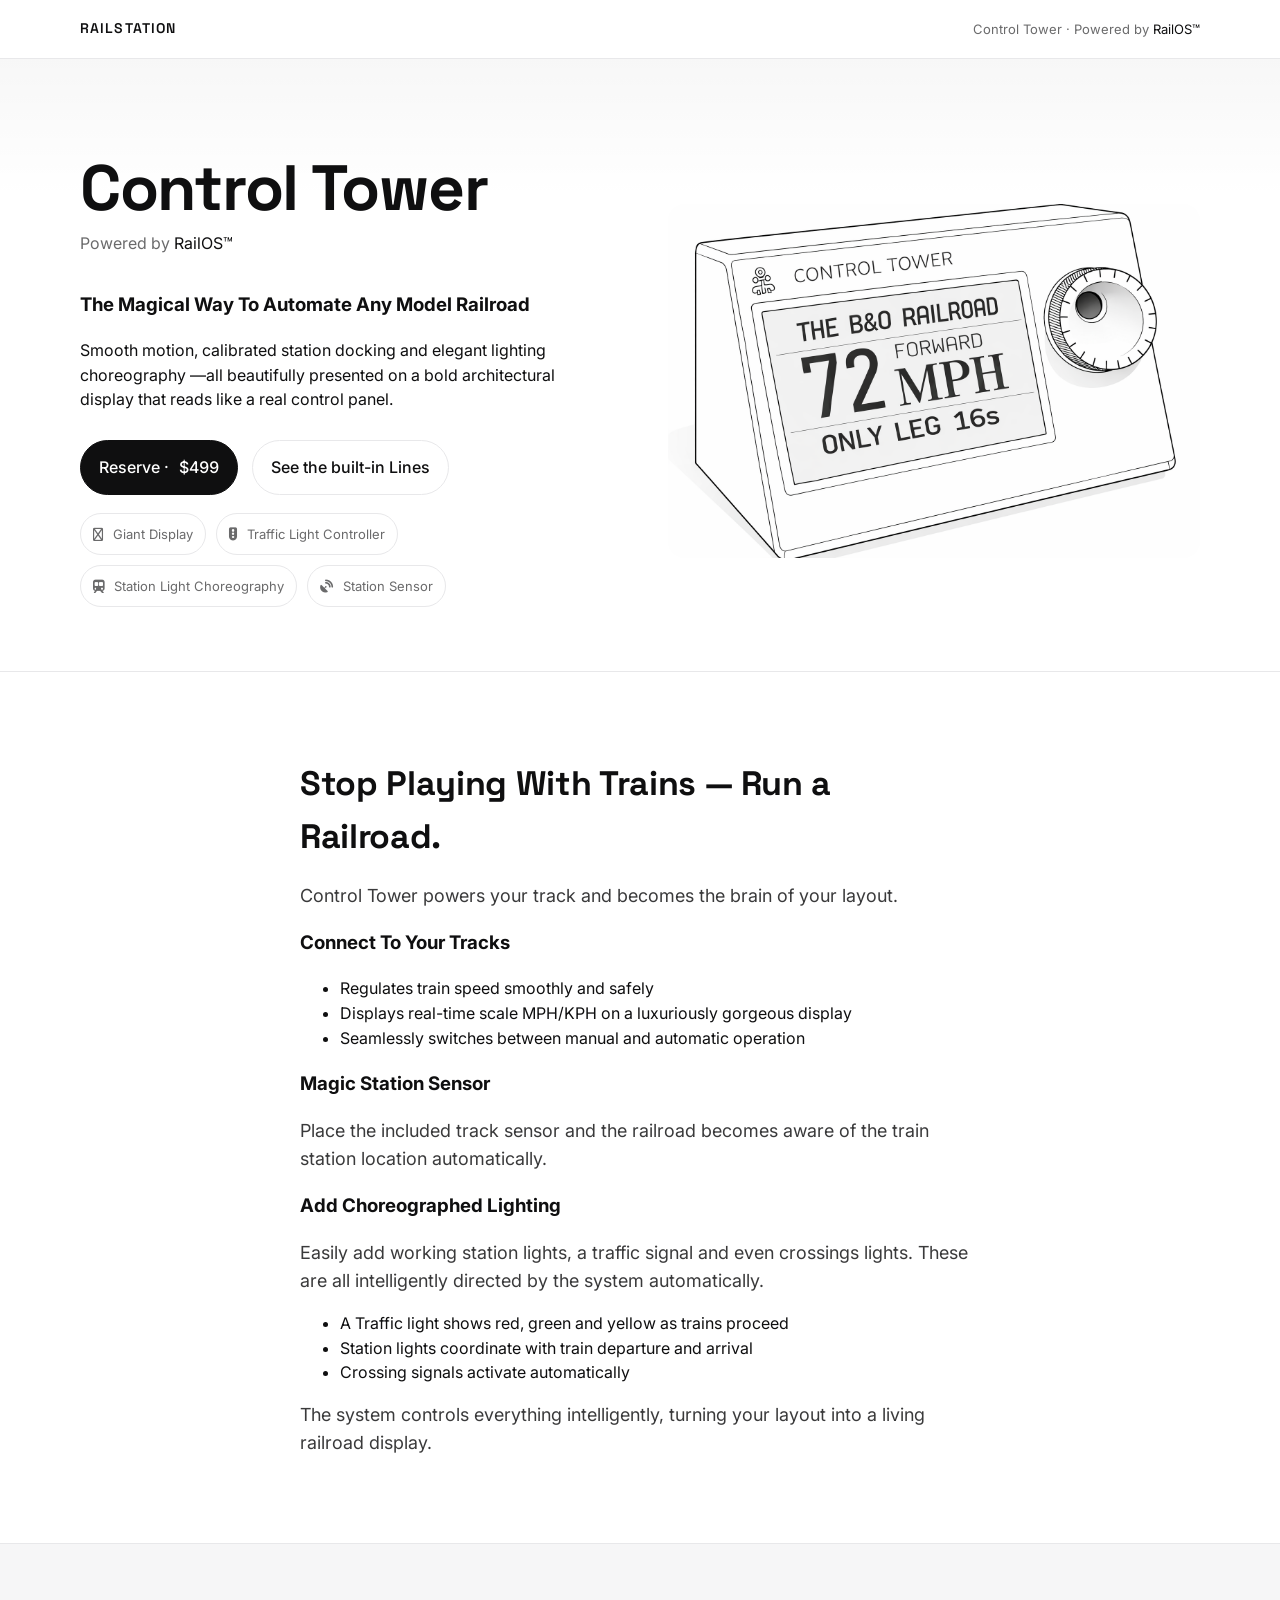
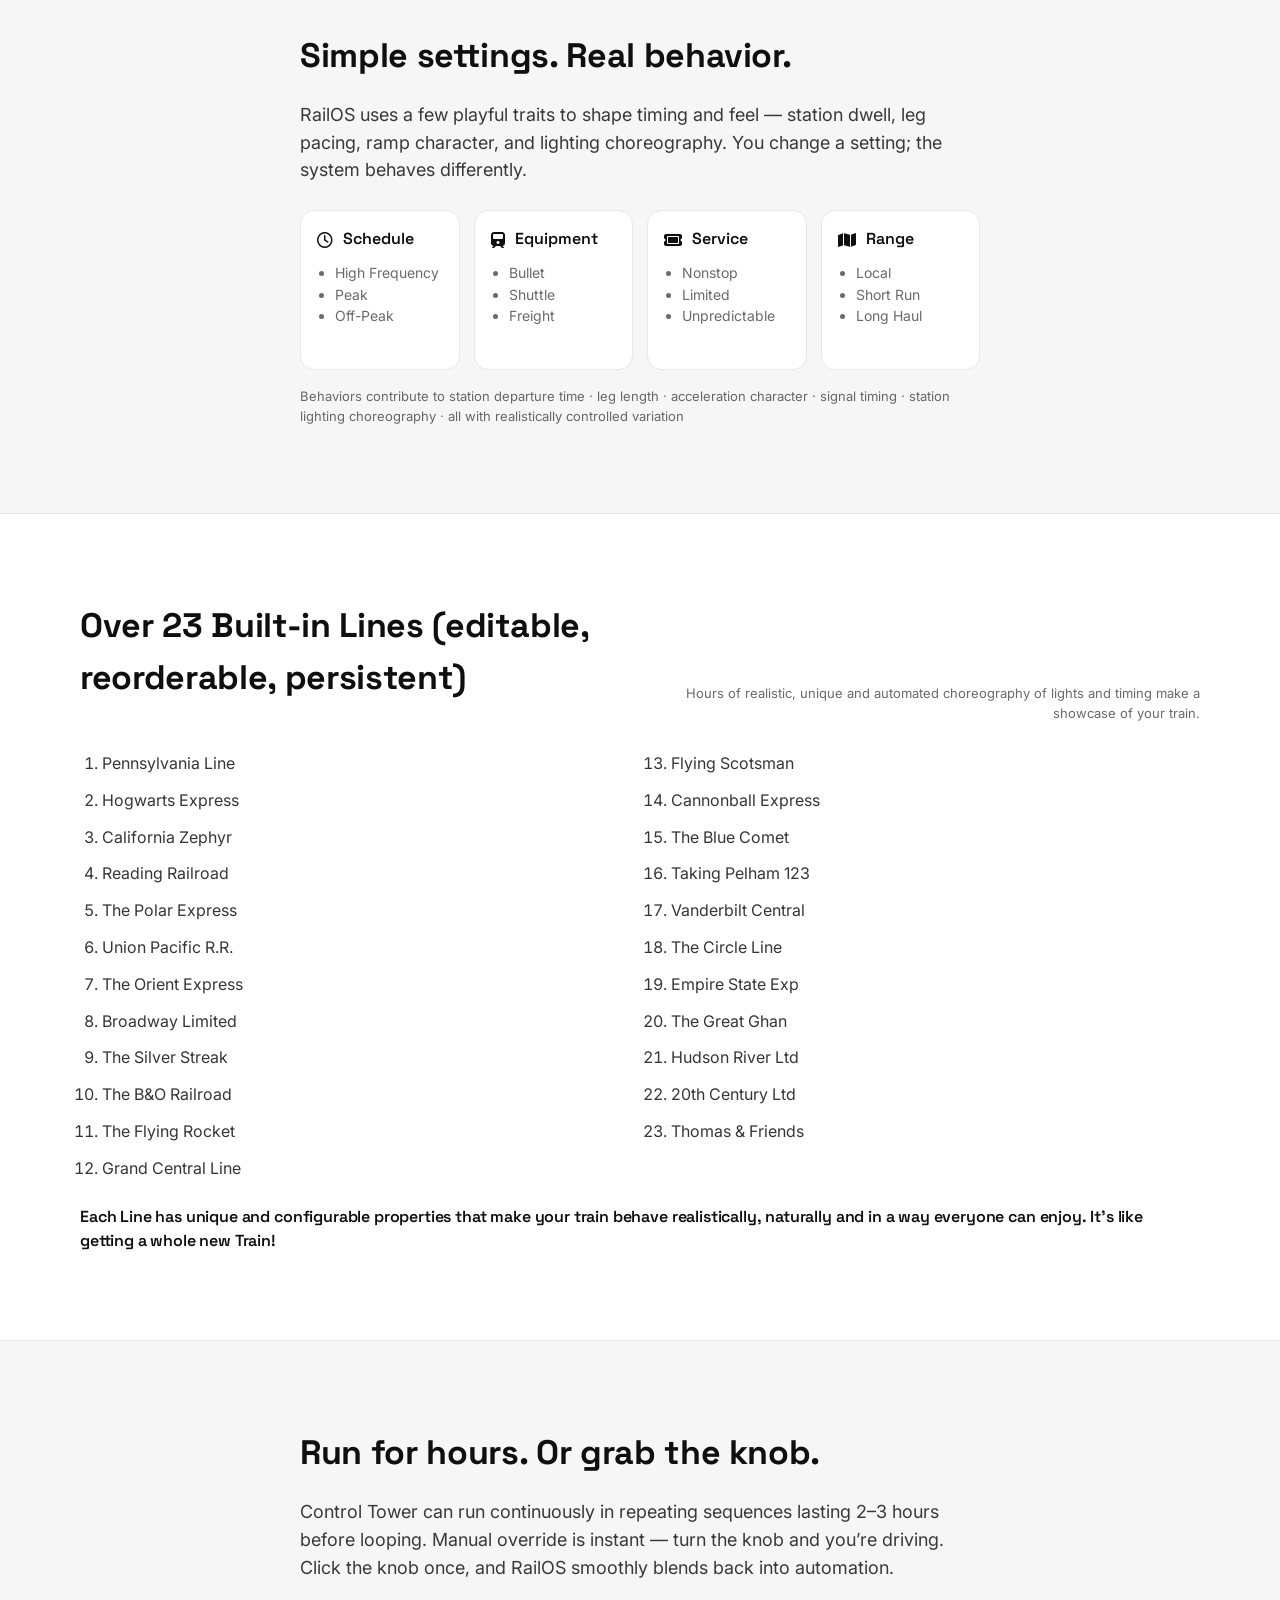
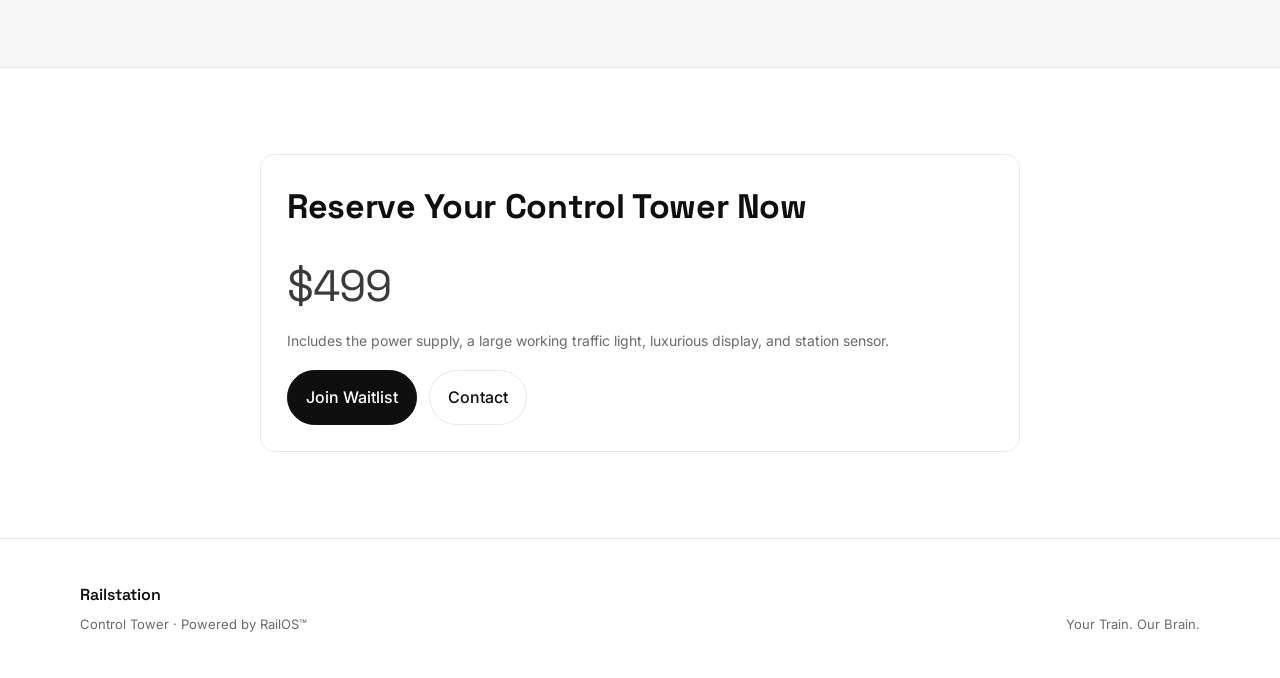
<file: controltower.com/index.html>
<!doctype html>
<html lang="en">
<head>
  <meta charset="utf-8" />
  <meta name="viewport" content="width=device-width, initial-scale=1" />
  <title>RailStation — Control Tower</title>

  <!-- Fonts -->
  <link rel="preconnect" href="https://fonts.googleapis.com">
  <link rel="preconnect" href="https://fonts.gstatic.com" crossorigin>
  <link href="https://fonts.googleapis.com/css2?family=Space+Grotesk:wght@500;600&family=Inter:wght@300;400;500&display=swap" rel="stylesheet">

  <!-- Icons (optional) -->
  <link rel="stylesheet" href="https://cdnjs.cloudflare.com/ajax/libs/font-awesome/6.5.0/css/all.min.css">

  <link rel="stylesheet" href="style.css" />
</head>
<body>

<header class="topbar">
  <div class="wrap grid2">
    <div class="brand">RailStation</div>
    <div class="topmeta">Control Tower · Powered by <span class="mark">RailOS™</span></div>
  </div>
</header>

<main>
  <!-- HERO -->
  <section class="hero">
    <div class="wrap grid2">
      <div>
        <h1 class="title">Control Tower</h1>
        <p class="subtitle">Powered by <span class="mark">RailOS™</span></p>

        <p class="lead">
          <h3>The Magical Way To Automate Any Model Railroad</h3>
Smooth motion, calibrated station docking and elegant lighting choreography —all beautifully presented on a bold architectural display that reads like a real control panel.
        </p>

        <div class="ctaRow">
          <a class="btn" href="#reserve">Reserve · <span class="price">$499</span></a>
          <a class="btnGhost" href="#lines">See the built-in Lines</a>
        </div>

        <div class="includes">
          <div class="pill"><i class="fa-regular fa-display"></i> Giant Display</div>
          <div class="pill"><i class="fa-solid fa-traffic-light"></i> Traffic Light Controller</div>
<div class="pill"><i class="fa-solid fa-train-subway"></i> Station Light Choreography</div>
          <div class="pill"><i class="fa-solid fa-satellite-dish"></i> Station Sensor</div>
        </div>
      </div>

<div class="product-frame">
  <img src="images/lineart.png" alt="Control Tower Display">
</div>
    </div>
  </section>

  <div class="rule"></div>

<!-- WHAT IT IS -->
<section class="section">
  <div class="wrap narrow">
    <h2>Stop Playing With Trains — Run a Railroad.</h2>

    <p>
      Control Tower powers your track and becomes the brain of your layout.
    </p>


    <h3>Connect To Your Tracks</h3>
    <ul>
      <li>Regulates train speed smoothly and safely</li>
      <li>Displays real-time scale MPH/KPH on a luxuriously gorgeous display</li>
      <li>Seamlessly switches between manual and automatic operation</li>
    </ul>

    <h3> Magic Station Sensor</h3>
    <p>
      Place the included track sensor and the railroad becomes aware of the train station location automatically.
    </p>


    <h3>Add Choreographed Lighting</h3>
    <p>
      Easily add working station lights, a traffic signal and even crossings lights. These are all intelligently directed by the system automatically.
    </p>

    <ul>
      <li>A Traffic light shows red, green and yellow as trains proceed</li>
      <li> Station lights coordinate with train departure and arrival</li>
      <li>Crossing signals activate automatically</li>
    </ul>

    <p>
      The system controls everything intelligently, turning your layout
      into a living railroad display.
    </p>
  </div>
</section>

  <!-- SIMPLE SETTINGS -->
  <section class="section soft">
    <div class="wrap narrow">
      <h2>Simple settings. Real behavior.</h2>
      <p>
        RailOS uses a few playful traits to shape timing and feel — station dwell, leg pacing,
        ramp character, and lighting choreography. You change a setting; the system behaves differently.
      </p>

      <div class="traits">
        <div class="card">
          <div class="cardTitle"><i class="fa-regular fa-clock"></i> Schedule</div>
          <ul>
            <li>High Frequency</li>
            <li>Peak</li>
            <li>Off-Peak</li>
          </ul>
        </div>

        <div class="card">
          <div class="cardTitle"><i class="fa-solid fa-train"></i> Equipment</div>
          <ul>
            <li>Bullet</li>
            <li>Shuttle</li>
            <li>Freight</li>
          </ul>
        </div>

        <div class="card">
          <div class="cardTitle"><i class="fa-solid fa-ticket"></i> Service</div>
          <ul>
            <li>Nonstop</li>
            <li>Limited</li>
            <li>Unpredictable</li>
          </ul>
        </div>

        <div class="card">
          <div class="cardTitle"><i class="fa-solid fa-map"></i> Range</div>
          <ul>
            <li>Local</li>
            <li>Short Run</li>
            <li>Long Haul</li>
          </ul>
        </div>
      </div>

      <div class="note">
        Behaviors contribute to station departure time · leg length · acceleration character · signal timing ·
        station lighting choreography · all with realistically controlled variation
      </div>
    </div>
  </section>

  <!-- LINES -->
  <section id="lines" class="section">
    <div class="wrap">
      <div class="grid2 linesHeader">
        <h2>Over 23 Built-in Lines (editable, reorderable, persistent)</h2>
        <div class="linesHint">Hours of realistic, unique and automated choreography of lights and timing make a showcase of your train.</div>
      </div>

      <ol class="lines">
        <li>Pennsylvania Line</li>
        <li>Hogwarts Express</li>
        <li>California Zephyr</li>
        <li>Reading Railroad</li>
        <li>The Polar Express</li>
        <li>Union Pacific R.R.</li>
        <li>The Orient Express</li>
        <li>Broadway Limited</li>
        <li>The Silver Streak</li>
        <li>The B&amp;O Railroad</li>
        <li>The Flying Rocket</li>
        <li>Grand Central Line</li>
        <li>Flying Scotsman</li>
        <li>Cannonball Express</li>
        <li>The Blue Comet</li>
        <li>Taking Pelham 123</li>
        <li>Vanderbilt Central</li>
        <li>The Circle Line</li>
        <li>Empire State Exp</li>
        <li>The Great Ghan</li>
        <li>Hudson River Ltd</li>
        <li>20th Century Ltd</li>
        <li> Thomas & Friends </li>
      </ol>

        <div class="frameLabel includes">Each Line has unique and configurable properties that make your train behave realistically, naturally and in a way everyone can enjoy. It's like getting a whole new Train!</div>
      </div>
    </div>
  </section>

  <!-- MODE -->
  <section class="section soft">
    <div class="wrap narrow">
      <h2>Run for hours. Or grab the knob.</h2>
      <p>
        Control Tower can run continuously in repeating sequences lasting 2–3 hours before looping.
        Manual override is instant — turn the knob and you’re driving. Click the knob once, and RailOS
        smoothly blends back into automation.
      </p>
    </div>
  </section>

  <!-- RESERVE -->
  <section id="reserve" class="section">
    <div class="wrap narrow reserve">
      <h2>Reserve Your Control Tower Now</h2>
      <p class="reservePrice">$499</p>
      <p class="reserveSub">
        Includes the power supply, a large working traffic light, luxurious display, and station sensor.
      </p>

      <div class="reserveBtns">
        <a class="btn" href="#">Join Waitlist</a>
        <a class="btnGhost" href="#">Contact</a>
      </div>
    </div>
  </section>
</main>

<footer class="footer">
  <div class="wrap grid2">
    <div>
      <div class="footBrand"> Railstation </div>
      <div class="footMeta">Control Tower · Powered by RailOS™</div>
    </div>
    <div class="footTag">Your Train. Our Brain.</div>
  </div>
</footer>

</body>
</html>
</file>
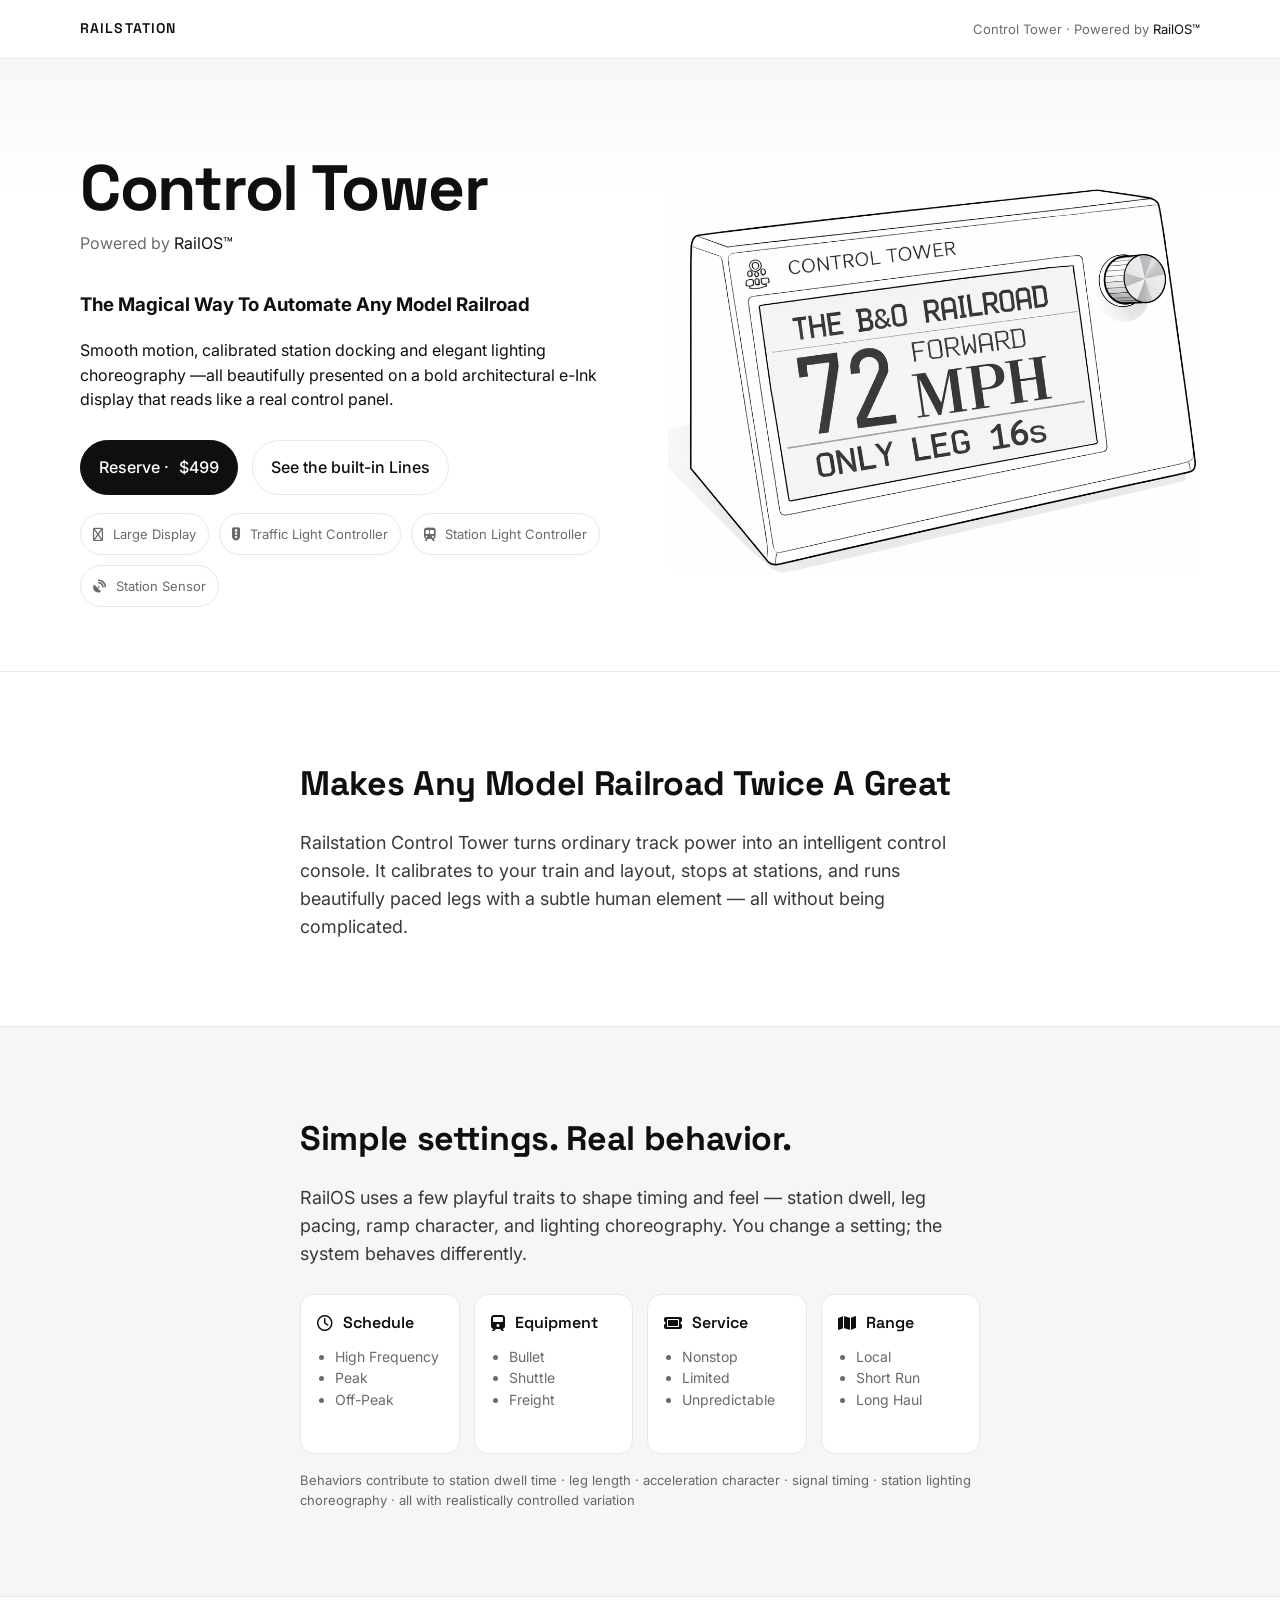
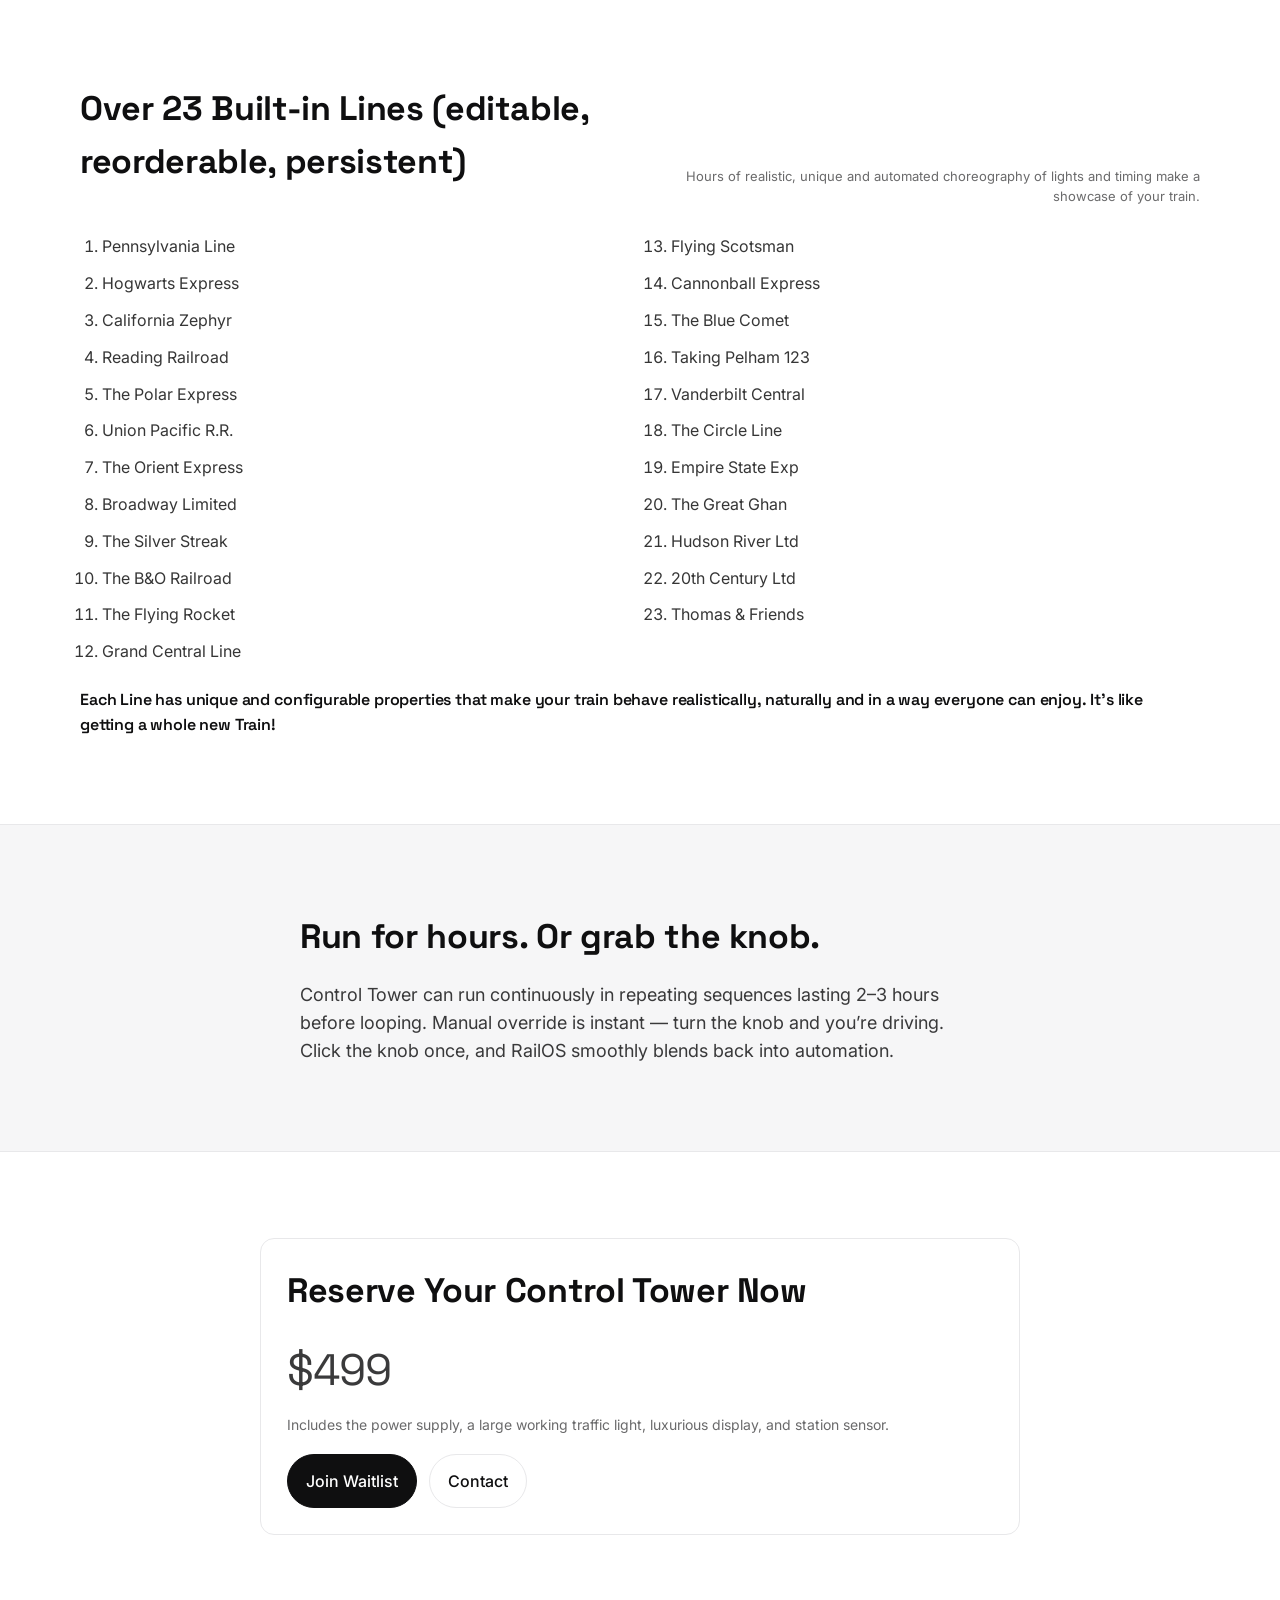
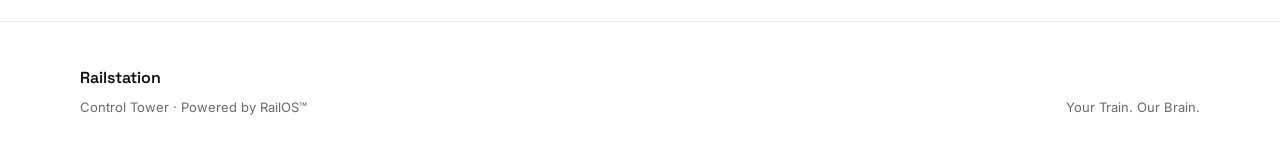
<file: getrailstation.com/index.html>
<!doctype html>
<html lang="en">
<head>
  <meta charset="utf-8" />
  <meta name="viewport" content="width=device-width, initial-scale=1" />
  <title>RailStation — Control Tower</title>

  <!-- Fonts -->
  <link rel="preconnect" href="https://fonts.googleapis.com">
  <link rel="preconnect" href="https://fonts.gstatic.com" crossorigin>
  <link href="https://fonts.googleapis.com/css2?family=Space+Grotesk:wght@500;600&family=Inter:wght@300;400;500&display=swap" rel="stylesheet">

  <!-- Icons (optional) -->
  <link rel="stylesheet" href="https://cdnjs.cloudflare.com/ajax/libs/font-awesome/6.5.0/css/all.min.css">

  <link rel="stylesheet" href="style.css" />
</head>
<body>

<header class="topbar">
  <div class="wrap grid2">
    <div class="brand">RailStation</div>
    <div class="topmeta">Control Tower · Powered by <span class="mark">RailOS™</span></div>
  </div>
</header>

<main>
  <!-- HERO -->
  <section class="hero">
    <div class="wrap grid2">
      <div>
        <h1 class="title">Control Tower</h1>
        <p class="subtitle">Powered by <span class="mark">RailOS™</span></p>

        <p class="lead">
          <h3>The Magical Way To Automate Any Model Railroad</h3>
Smooth motion, calibrated station docking and elegant lighting choreography —all beautifully presented on a bold architectural e-Ink display that reads like a real control panel.
        </p>

        <div class="ctaRow">
          <a class="btn" href="#reserve">Reserve · <span class="price">$499</span></a>
          <a class="btnGhost" href="#lines">See the built-in Lines</a>
        </div>

        <div class="includes">
          <div class="pill"><i class="fa-regular fa-display"></i> Large Display</div>
          <div class="pill"><i class="fa-solid fa-traffic-light"></i> Traffic Light Controller</div>
<div class="pill"><i class="fa-solid fa-train-subway"></i> Station Light Controller</div>
          <div class="pill"><i class="fa-solid fa-satellite-dish"></i> Station Sensor</div>
        </div>
      </div>

<div class="product-frame">
  <img src="images/lineart.png" alt="Railstation Control Tower Display">
</div>
    </div>
  </section>

  <div class="rule"></div>

  <!-- WHAT IT IS -->
  <section class="section">
    <div class="wrap narrow">
      <h2>Makes Any Model Railroad Twice A Great</h2>
      <p>
        Railstation Control Tower turns ordinary track power into an intelligent control console.
        It calibrates to your train and layout, stops at stations, and runs beautifully paced legs
        with a subtle human element — all without being complicated.
      </p>
    </div>
  </section>

  <!-- SIMPLE SETTINGS -->
  <section class="section soft">
    <div class="wrap narrow">
      <h2>Simple settings. Real behavior.</h2>
      <p>
        RailOS uses a few playful traits to shape timing and feel — station dwell, leg pacing,
        ramp character, and lighting choreography. You change a setting; the system behaves differently.
      </p>

      <div class="traits">
        <div class="card">
          <div class="cardTitle"><i class="fa-regular fa-clock"></i> Schedule</div>
          <ul>
            <li>High Frequency</li>
            <li>Peak</li>
            <li>Off-Peak</li>
          </ul>
        </div>

        <div class="card">
          <div class="cardTitle"><i class="fa-solid fa-train"></i> Equipment</div>
          <ul>
            <li>Bullet</li>
            <li>Shuttle</li>
            <li>Freight</li>
          </ul>
        </div>

        <div class="card">
          <div class="cardTitle"><i class="fa-solid fa-ticket"></i> Service</div>
          <ul>
            <li>Nonstop</li>
            <li>Limited</li>
            <li>Unpredictable</li>
          </ul>
        </div>

        <div class="card">
          <div class="cardTitle"><i class="fa-solid fa-map"></i> Range</div>
          <ul>
            <li>Local</li>
            <li>Short Run</li>
            <li>Long Haul</li>
          </ul>
        </div>
      </div>

      <div class="note">
        Behaviors contribute to station dwell time · leg length · acceleration character · signal timing ·
        station lighting choreography · all with realistically controlled variation
      </div>
    </div>
  </section>

  <!-- LINES -->
  <section id="lines" class="section">
    <div class="wrap">
      <div class="grid2 linesHeader">
        <h2>Over 23 Built-in Lines (editable, reorderable, persistent)</h2>
        <div class="linesHint">Hours of realistic, unique and automated choreography of lights and timing make a showcase of your train.</div>
      </div>

      <ol class="lines">
        <li>Pennsylvania Line</li>
        <li>Hogwarts Express</li>
        <li>California Zephyr</li>
        <li>Reading Railroad</li>
        <li>The Polar Express</li>
        <li>Union Pacific R.R.</li>
        <li>The Orient Express</li>
        <li>Broadway Limited</li>
        <li>The Silver Streak</li>
        <li>The B&amp;O Railroad</li>
        <li>The Flying Rocket</li>
        <li>Grand Central Line</li>
        <li>Flying Scotsman</li>
        <li>Cannonball Express</li>
        <li>The Blue Comet</li>
        <li>Taking Pelham 123</li>
        <li>Vanderbilt Central</li>
        <li>The Circle Line</li>
        <li>Empire State Exp</li>
        <li>The Great Ghan</li>
        <li>Hudson River Ltd</li>
        <li>20th Century Ltd</li>
        <li> Thomas & Friends </li>
      </ol>

        <div class="frameLabel includes">Each Line has unique and configurable properties that make your train behave realistically, naturally and in a way everyone can enjoy. It's like getting a whole new Train!</div>
      </div>
    </div>
  </section>

  <!-- MODE -->
  <section class="section soft">
    <div class="wrap narrow">
      <h2>Run for hours. Or grab the knob.</h2>
      <p>
        Control Tower can run continuously in repeating sequences lasting 2–3 hours before looping.
        Manual override is instant — turn the knob and you’re driving. Click the knob once, and RailOS
        smoothly blends back into automation.
      </p>
    </div>
  </section>

  <!-- RESERVE -->
  <section id="reserve" class="section">
    <div class="wrap narrow reserve">
      <h2>Reserve Your Control Tower Now</h2>
      <p class="reservePrice">$499</p>
      <p class="reserveSub">
        Includes the power supply, a large working traffic light, luxurious display, and station sensor.
      </p>

      <div class="reserveBtns">
        <a class="btn" href="#">Join Waitlist</a>
        <a class="btnGhost" href="#">Contact</a>
      </div>
    </div>
  </section>
</main>

<footer class="footer">
  <div class="wrap grid2">
    <div>
      <div class="footBrand"> Railstation </div>
      <div class="footMeta">Control Tower · Powered by RailOS™</div>
    </div>
    <div class="footTag">Your Train. Our Brain.</div>
  </div>
</footer>

</body>
</html>
</file>
<file: controltower.com/style.css>
:root{
  --bg:#ffffff;
  --ink:#0f0f10;
  --muted:rgba(15,15,16,.62);
  --hair:#e8e8ea;
  --soft:#f6f6f7;
  --btn:#0f0f10;
  --btnInk:#fff;
  --radius:14px;
}

*{ box-sizing:border-box; }

html,body{ margin:0; padding:0; }
body{
  font-family: Inter, system-ui, -apple-system, Segoe UI, Roboto, Arial, sans-serif;
  background:var(--bg);
  color:var(--ink);
  line-height:1.55;
}

.wrap{
  max-width:1200px;
  margin:0 auto;
  padding:0 40px;
}

.narrow{ max-width:760px; }

.grid2{
  display:grid;
  grid-template-columns: 1fr 1fr;
  gap:56px;
  align-items:center;
}

.topbar{
  position:sticky;
  top:0;
  background:rgba(255,255,255,.86);
  backdrop-filter: blur(10px);
  border-bottom:1px solid var(--hair);
  z-index:10;
}

.brand{
  font-family:"Space Grotesk", sans-serif;
  font-weight:600;
  letter-spacing:.08em;
  text-transform:uppercase;
  font-size:14px;
  padding:18px 0;
}

.topmeta{
  text-align:right;
  font-size:13px;
  color:var(--muted);
  padding:18px 0;
}

.mark{ color:var(--ink); }

.hero{
  padding:96px 0 64px;
  background:
    linear-gradient(to bottom, rgba(0,0,0,.03), rgba(0,0,0,0) 140px);
}

.title{
  font-family:"Space Grotesk", sans-serif;
  font-size:64px;
  line-height:1.04;
  margin:0;
  letter-spacing:-.02em;
}

.subtitle{
  margin:10px 0 0;
  color:var(--muted);
  font-size:16px;
}

.lead{
  margin:34px 0 0;
  font-size:20px;
  color:rgba(15,15,16,.82);
  max-width:620px;
}

.ctaRow{
  margin-top:28px;
  display:flex;
  gap:14px;
  flex-wrap:wrap;
  align-items:center;
}

.btn{
  display:inline-flex;
  align-items:center;
  justify-content:center;
  gap:10px;
  padding:14px 18px;
  border-radius:999px;
  border:1px solid var(--btn);
  background:var(--btn);
  color:var(--btnInk);
  text-decoration:none;
  font-weight:500;
}

.btn:hover{ opacity:.92; }

.btnGhost{
  display:inline-flex;
  align-items:center;
  justify-content:center;
  padding:14px 18px;
  border-radius:999px;
  border:1px solid var(--hair);
  background:transparent;
  color:var(--ink);
  text-decoration:none;
  font-weight:500;
}

.btnGhost:hover{ border-color:#cfcfd4; }

.price{ font-variant-numeric: tabular-nums; }

.includes{
  margin-top:18px;
  display:flex;
  gap:10px;
  flex-wrap:wrap;
}

.pill{
  display:inline-flex;
  align-items:center;
  gap:10px;
  padding:10px 12px;
  border:1px solid var(--hair);
  border-radius:999px;
  color:var(--muted);
  font-size:13px;
  background:#fff;
}

.productFrame{
  border:1px solid var(--hair);
  border-radius:var(--radius);
  background:
    linear-gradient(0deg, #fafafa, #fff);
  min-height:420px;
  display:flex;
  align-items:center;
  justify-content:center;
  position:relative;
  overflow:hidden;
}

.productFrame::before{
  content:"";
  position:absolute;
  inset:0;
  background-image:
    linear-gradient(to right, rgba(0,0,0,.06) 1px, transparent 1px),
    linear-gradient(to bottom, rgba(0,0,0,.06) 1px, transparent 1px);
  background-size: 48px 48px;
  opacity:.22;
  pointer-events:none;
}

.frameInner{
  text-align:center;
  padding:28px;
  z-index:1;
}

.frameLabel{
  font-family:"Space Grotesk", sans-serif;
  font-weight:600;
  letter-spacing:-.01em;
}

.frameHint{
  margin-top:8px;
  color:var(--muted);
  font-size:13px;
}

.rule{
  border-top:1px solid var(--hair);
}

.section{
  padding:86px 0;
}

.section.soft{
  background:var(--soft);
  border-top:1px solid var(--hair);
  border-bottom:1px solid var(--hair);
}

h2{
  font-family:"Space Grotesk", sans-serif;
  font-size:34px;
  margin:0 0 18px;
  letter-spacing:-.01em;
}

p{
  margin:0;
  color:rgba(15,15,16,.82);
  font-size:18px;
}

.traits{
  margin-top:26px;
  display:grid;
  grid-template-columns: repeat(4, 1fr);
  gap:14px;
}

.card{
  border:1px solid var(--hair);
  border-radius:var(--radius);
  background:#fff;
  padding:16px;
  min-height:160px;
}

.cardTitle{
  font-family:"Space Grotesk", sans-serif;
  font-weight:600;
  display:flex;
  gap:10px;
  align-items:center;
  margin-bottom:10px;
}

.card ul{
  margin:0;
  padding-left:18px;
  color:var(--muted);
  font-size:14px;
}

.note{
  margin-top:16px;
  color:var(--muted);
  font-size:13px;
}

.linesHeader{
  align-items:end;
  margin-bottom:22px;
}

.linesHint{
  text-align:right;
  color:var(--muted);
  font-size:13px;
}

.lines{
  margin:0;
  padding:0 0 0 22px;
  columns:2;
  column-gap:40px;
  font-size:16px;
  color:rgba(15,15,16,.84);
}

.lines li{
  break-inside:avoid;
  padding:6px 0;
}

.reserve{
  border:1px solid var(--hair);
  border-radius:var(--radius);
  padding:26px;
}

.reservePrice{
  font-family:"Space Grotesk", sans-serif;
  font-size:44px;
  margin:6px 0 8px;
  letter-spacing:-.02em;
  font-variant-numeric: tabular-nums;
}

.reserveSub{
  margin-top:10px;
  color:var(--muted);
  font-size:14px;
}

.reserveBtns{
  margin-top:18px;
  display:flex;
  gap:12px;
  flex-wrap:wrap;
}

.footer{
  border-top:1px solid var(--hair);
  padding:44px 0;
}

.footBrand{
  font-family:"Space Grotesk", sans-serif;
  font-weight:600;
}

.footMeta{
  margin-top:6px;
  font-size:13px;
  color:var(--muted);
}

.footTag{
  text-align:right;
  color:var(--muted);
  font-size:13px;
  align-self:end;
}

.product-frame {
  width: 100%;
  border-radius: 18px;
  overflow: hidden;                /* crops corners */
}

.product-frame img {
  width: 100%;
  height: auto;                    /* preserve aspect */
  display: block;
}

.hero-image {
  width: 100%;
margin:0;
  height: auto;
  display: block;
  border: 1px solid #e8e8ea;
  border-radius: 14px;
  background: #fff;
}

@media (max-width: 980px){
  .grid2{ grid-template-columns: 1fr; gap:26px; }
  .topmeta{ text-align:left; }
  .traits{ grid-template-columns: 1fr 1fr; }
  .lines{ columns:1; }
  .linesHint{ text-align:left; }
  .title{ font-size:52px; }
}

@media (max-width: 520px){
  .wrap{ padding:0 18px; }
  .title{ font-size:44px; }
  .lead{ font-size:18px; }
  .traits{ grid-template-columns: 1fr; }
}
</file>
<file: getrailstation.com/style.css>
:root{
  --bg:#ffffff;
  --ink:#0f0f10;
  --muted:rgba(15,15,16,.62);
  --hair:#e8e8ea;
  --soft:#f6f6f7;
  --btn:#0f0f10;
  --btnInk:#fff;
  --radius:14px;
}

*{ box-sizing:border-box; }

html,body{ margin:0; padding:0; }
body{
  font-family: Inter, system-ui, -apple-system, Segoe UI, Roboto, Arial, sans-serif;
  background:var(--bg);
  color:var(--ink);
  line-height:1.55;
}

.wrap{
  max-width:1200px;
  margin:0 auto;
  padding:0 40px;
}

.narrow{ max-width:760px; }

.grid2{
  display:grid;
  grid-template-columns: 1fr 1fr;
  gap:56px;
  align-items:center;
}

.topbar{
  position:sticky;
  top:0;
  background:rgba(255,255,255,.86);
  backdrop-filter: blur(10px);
  border-bottom:1px solid var(--hair);
  z-index:10;
}

.brand{
  font-family:"Space Grotesk", sans-serif;
  font-weight:600;
  letter-spacing:.08em;
  text-transform:uppercase;
  font-size:14px;
  padding:18px 0;
}

.topmeta{
  text-align:right;
  font-size:13px;
  color:var(--muted);
  padding:18px 0;
}

.mark{ color:var(--ink); }

.hero{
  padding:96px 0 64px;
  background:
    linear-gradient(to bottom, rgba(0,0,0,.03), rgba(0,0,0,0) 140px);
}

.title{
  font-family:"Space Grotesk", sans-serif;
  font-size:64px;
  line-height:1.04;
  margin:0;
  letter-spacing:-.02em;
}

.subtitle{
  margin:10px 0 0;
  color:var(--muted);
  font-size:16px;
}

.lead{
  margin:34px 0 0;
  font-size:20px;
  color:rgba(15,15,16,.82);
  max-width:620px;
}

.ctaRow{
  margin-top:28px;
  display:flex;
  gap:14px;
  flex-wrap:wrap;
  align-items:center;
}

.btn{
  display:inline-flex;
  align-items:center;
  justify-content:center;
  gap:10px;
  padding:14px 18px;
  border-radius:999px;
  border:1px solid var(--btn);
  background:var(--btn);
  color:var(--btnInk);
  text-decoration:none;
  font-weight:500;
}

.btn:hover{ opacity:.92; }

.btnGhost{
  display:inline-flex;
  align-items:center;
  justify-content:center;
  padding:14px 18px;
  border-radius:999px;
  border:1px solid var(--hair);
  background:transparent;
  color:var(--ink);
  text-decoration:none;
  font-weight:500;
}

.btnGhost:hover{ border-color:#cfcfd4; }

.price{ font-variant-numeric: tabular-nums; }

.includes{
  margin-top:18px;
  display:flex;
  gap:10px;
  flex-wrap:wrap;
}

.pill{
  display:inline-flex;
  align-items:center;
  gap:10px;
  padding:10px 12px;
  border:1px solid var(--hair);
  border-radius:999px;
  color:var(--muted);
  font-size:13px;
  background:#fff;
}

.productFrame{
  border:1px solid var(--hair);
  border-radius:var(--radius);
  background:
    linear-gradient(0deg, #fafafa, #fff);
  min-height:420px;
  display:flex;
  align-items:center;
  justify-content:center;
  position:relative;
  overflow:hidden;
}

.productFrame::before{
  content:"";
  position:absolute;
  inset:0;
  background-image:
    linear-gradient(to right, rgba(0,0,0,.06) 1px, transparent 1px),
    linear-gradient(to bottom, rgba(0,0,0,.06) 1px, transparent 1px);
  background-size: 48px 48px;
  opacity:.22;
  pointer-events:none;
}

.frameInner{
  text-align:center;
  padding:28px;
  z-index:1;
}

.frameLabel{
  font-family:"Space Grotesk", sans-serif;
  font-weight:600;
  letter-spacing:-.01em;
}

.frameHint{
  margin-top:8px;
  color:var(--muted);
  font-size:13px;
}

.rule{
  border-top:1px solid var(--hair);
}

.section{
  padding:86px 0;
}

.section.soft{
  background:var(--soft);
  border-top:1px solid var(--hair);
  border-bottom:1px solid var(--hair);
}

h2{
  font-family:"Space Grotesk", sans-serif;
  font-size:34px;
  margin:0 0 18px;
  letter-spacing:-.01em;
}

p{
  margin:0;
  color:rgba(15,15,16,.82);
  font-size:18px;
}

.traits{
  margin-top:26px;
  display:grid;
  grid-template-columns: repeat(4, 1fr);
  gap:14px;
}

.card{
  border:1px solid var(--hair);
  border-radius:var(--radius);
  background:#fff;
  padding:16px;
  min-height:160px;
}

.cardTitle{
  font-family:"Space Grotesk", sans-serif;
  font-weight:600;
  display:flex;
  gap:10px;
  align-items:center;
  margin-bottom:10px;
}

.card ul{
  margin:0;
  padding-left:18px;
  color:var(--muted);
  font-size:14px;
}

.note{
  margin-top:16px;
  color:var(--muted);
  font-size:13px;
}

.linesHeader{
  align-items:end;
  margin-bottom:22px;
}

.linesHint{
  text-align:right;
  color:var(--muted);
  font-size:13px;
}

.lines{
  margin:0;
  padding:0 0 0 22px;
  columns:2;
  column-gap:40px;
  font-size:16px;
  color:rgba(15,15,16,.84);
}

.lines li{
  break-inside:avoid;
  padding:6px 0;
}

.reserve{
  border:1px solid var(--hair);
  border-radius:var(--radius);
  padding:26px;
}

.reservePrice{
  font-family:"Space Grotesk", sans-serif;
  font-size:44px;
  margin:6px 0 8px;
  letter-spacing:-.02em;
  font-variant-numeric: tabular-nums;
}

.reserveSub{
  margin-top:10px;
  color:var(--muted);
  font-size:14px;
}

.reserveBtns{
  margin-top:18px;
  display:flex;
  gap:12px;
  flex-wrap:wrap;
}

.footer{
  border-top:1px solid var(--hair);
  padding:44px 0;
}

.footBrand{
  font-family:"Space Grotesk", sans-serif;
  font-weight:600;
}

.footMeta{
  margin-top:6px;
  font-size:13px;
  color:var(--muted);
}

.footTag{
  text-align:right;
  color:var(--muted);
  font-size:13px;
  align-self:end;
}

.product-frame {
  width: 100%;
  border-radius: 18px;
  overflow: hidden;                /* crops corners */
}

.product-frame img {
  width: 100%;
  height: auto;                    /* preserve aspect */
  display: block;
}

.hero-image {
  width: 100%;
margin:0;
  height: auto;
  display: block;
  border: 1px solid #e8e8ea;
  border-radius: 14px;
  background: #fff;
}

@media (max-width: 980px){
  .grid2{ grid-template-columns: 1fr; gap:26px; }
  .topmeta{ text-align:left; }
  .traits{ grid-template-columns: 1fr 1fr; }
  .lines{ columns:1; }
  .linesHint{ text-align:left; }
  .title{ font-size:52px; }
}

@media (max-width: 520px){
  .wrap{ padding:0 18px; }
  .title{ font-size:44px; }
  .lead{ font-size:18px; }
  .traits{ grid-template-columns: 1fr; }
}
</file>
